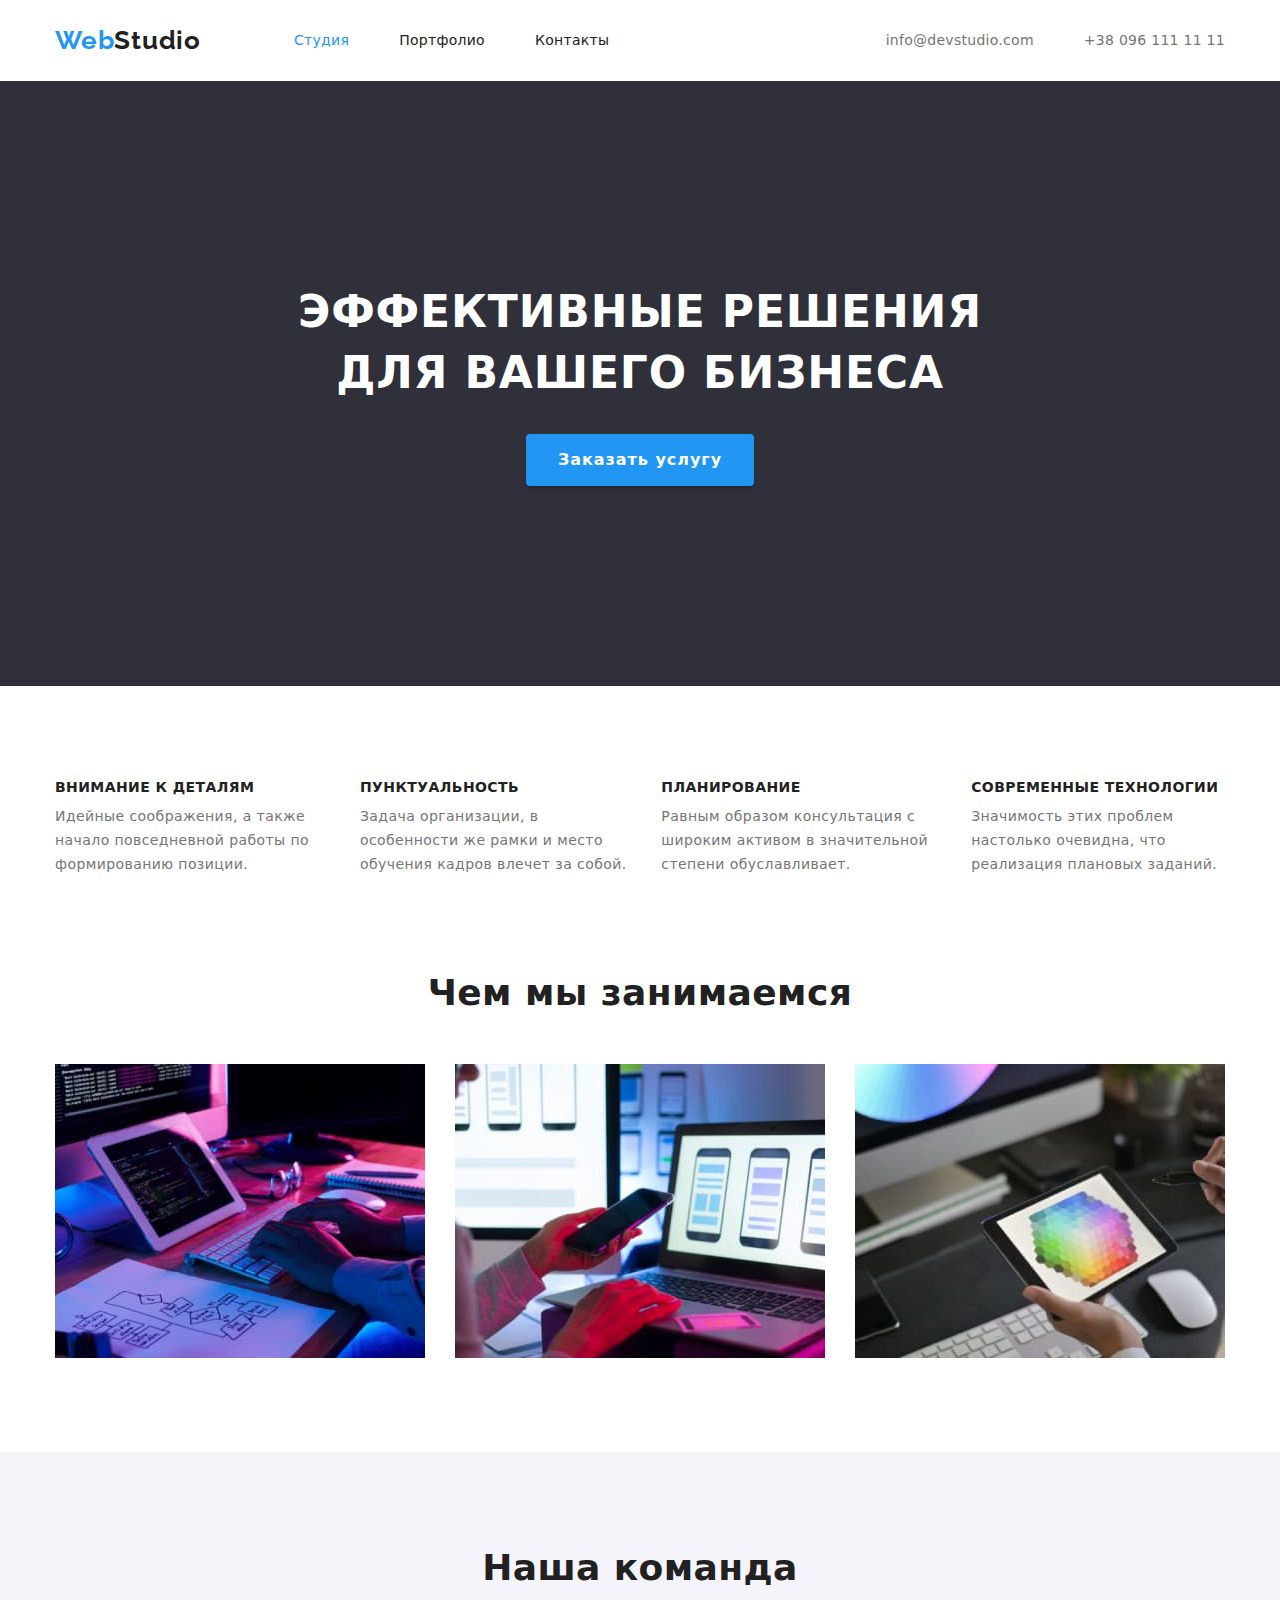
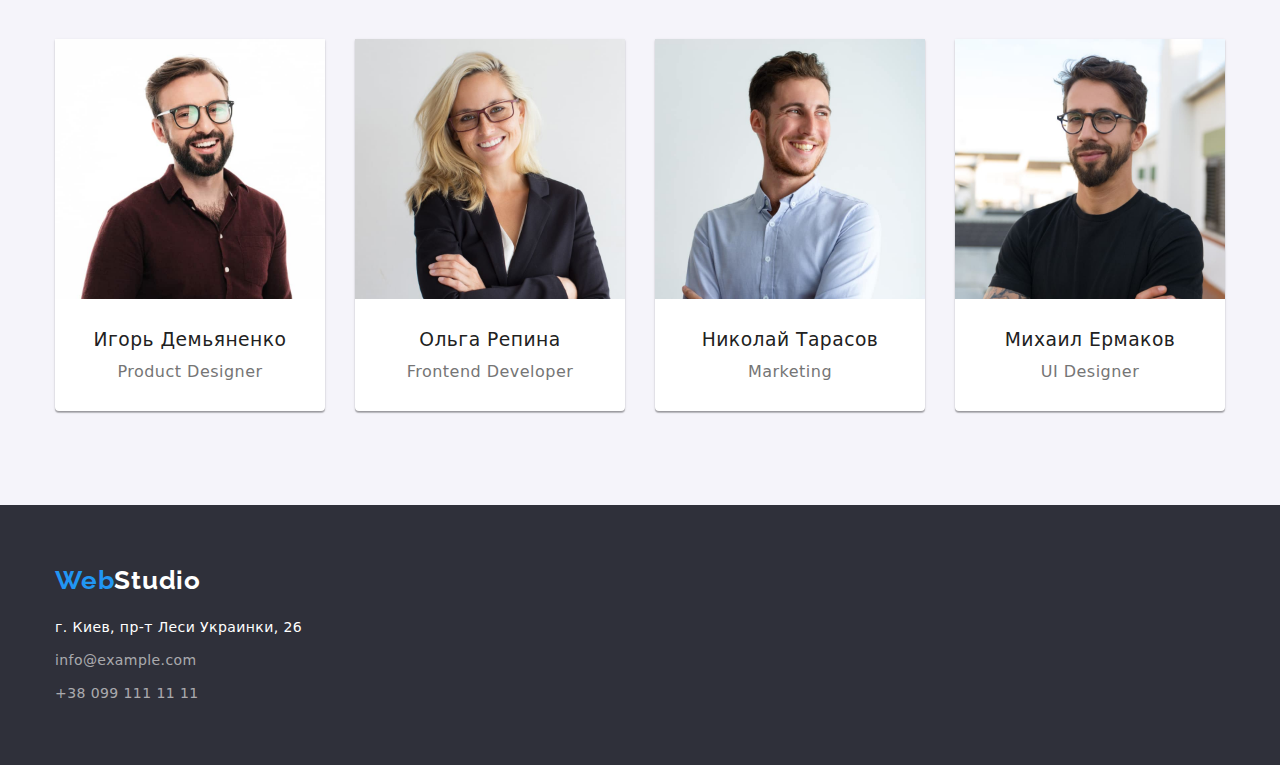
<file: index.html>
<!DOCTYPE html>
<html lang="en">

<head>
    <meta charset="UTF-8">
    <meta http-equiv="X-UA-Compatible" content="IE=edge">
    <meta name="viewport" content="width=device-width, initial-scale=1.0">
    <title>Studio</title>

    <link rel="preconnect" href="https://fonts.googleapis.com">
    <link rel="preconnect" href="https://fonts.gstatic.com" crossorigin>
    <link href="https://fonts.googleapis.com/css2?family=Raleway:wght@700&family=Roboto:wght@400;500;700&display=swap"
        rel="stylesheet">

    <link rel="stylesheet"
    href="https://cdnjs.cloudflare.com/ajax/libs/modern-normalize/1.0.0/modern-normalize.min.css"
    integrity="sha512-ISS7cAi1PEhQ8jnbJpJZMd29NlhNj4AWYyLOSp2CE/CsHxTCu+r+t0D2yoJudVrd0/8fTVPUVDzY5Tvli75u/g=="
    crossorigin="anonymous">

    <link rel="stylesheet" href="./css/modern-normalize 2.css">
    <link rel="stylesheet" href="./css/styles.css">
</head>

<body>
        <header>
            <div class="conteiner">
                <div class="header-content">
                    <a href="./index.html" class="logo-begin">Web<span class="logo-end">Studio</span></a>
                    <nav class="navigation">
                        <ul class="header-list">
                            <li class="header-item"><a href="./index.html" class="active-page">Студия</a></li>
                            <li class="header-item"><a href="./portfolio.html">Портфолио</a></li>
                            <li class="header-item"><a href="">Контакты</a></li>
                        </ul>
                    </nav>
                    <ul class="header-list header-contacts">
                        <li class="header-item"> <a href="mailto:info@devstudio.com">info@devstudio.com</a> </li>
                        <li class="header-item"> <a href="tel:+380961111111">+38 096 111 11 11</a> </li>
                    </ul>
                </div>
            </div>
        </header>
    <main>
        <section class="hero">
            <div class="conteiner">
                <h1 class="hero-title">Эффективные решения <br> для вашего бизнеса</h1>
                <button type="button" class="hero-button">Заказать услугу</button>
            </div>
        </section>
        <section class="section qualities"> 
            <div class="conteiner">
                <ul class="qualities-list">
                    <li class="qualities-item">
                        <h3 class="qualities-title">Внимание к деталям</h3>
                        <p class="qualities-description">Идейные соображения, а также начало повседневной работы по
                            формированию позиции.</p>
                    </li>

                    <li class="qualities-item">
                        <h3 class="qualities-title">Пунктуальность</h3>
                        <p class="qualities-description">Задача организации, в особенности же рамки и место обучения кадров
                            влечет за собой.</p>
                    </li>

                    <li class="qualities-item">
                        <h3 class="qualities-title">Планирование</h3>
                        <p class="qualities-description">Равным образом консультация с широким активом в значительной степени
                            обуславливает.</p>
                    </li>

                    <li class="qualities-item">
                        <h3 class="qualities-title">Современные технологии</h3>
                        <p class="qualities-description">Значимость этих проблем настолько очевидна, что реализация плановых
                            заданий.</p>
                    </li>
                </ul>
            </div>
        </section>
        <section class="section">
            <div class="conteiner">
                <h2 class="works-title">Чем мы занимаемся</h2>
                <ul class="works-list">
                    <li class="works-item"><img src="./images/studio/project1.jpg" alt="WorkType" width="370"></li>
                    <li class="works-item"><img src="./images/studio/project2.jpg" alt="WorkType" width="370"></li>
                    <li class="works-item"><img src="./images/studio/project3.jpg" alt="WorkType" width="370"></li>
                </ul>
            </div>
        </section>
        <section class="section team">
            <div class="conteiner">
                <h2 class="team-title">Наша команда</h2>
                <ul class="team-list">
                    <li class="team-item">
                        <img src="./images/studio/igor.jpg" alt="Worker" >
                        <div class="team-desription">    
                            <h3>Игорь Демьяненко</h3>
                            <p>Product Designer</p>
                        </div>
                    </li>
                    <li class="team-item">
                        <img src="./images/studio/OlgaR.jpg" alt="Worker">
                        <div class="team-desription">    
                            <h3>Ольга Репина</h3>
                            <p>Frontend Developer</p>
                        </div>
                    </li>
                    <li class="team-item">
                        <img src="./images/studio/NicolayT.jpg" alt="Worker">
                        <div class="team-desription">    
                            <h3>Николай Тарасов</h3>
                            <p>Marketing</p>
                        </div>
                    </li>
                    <li class="team-item">
                        <img src="./images/studio/MihailE.jpg" alt="Worker">
                        <div class="team-desription">    
                            <h3>Михаил Ермаков</h3>
                            <p>UI Designer</p>
                        </div>
                    </li>
                </ul>
            </div>
        </section>
    </main>
    <footer class="footer">
        <div class="conteiner bottom">
            <a href="./index.html" class="logo-begin">Web<span class="logo-end-footer">Studio</span></a>
            <address class="address">
            <ul>
                <li><a href="https://goo.gl/maps/HEohECTBFWKMRiFx7" target="_blank" class="location">г. Киев, пр-т Леси
                        Украинки, 26</a></li>
                <li><a href="mailto:info@devstudio.com" class="footer-contacts">info@example.com</a></li>
                <li><a href="tel:+380961111111" class="footer-contacts">+38 099 111 11 11</a></li>
            </ul>
            </address>
        </div>
    </footer>
</body>

</html>
</file>
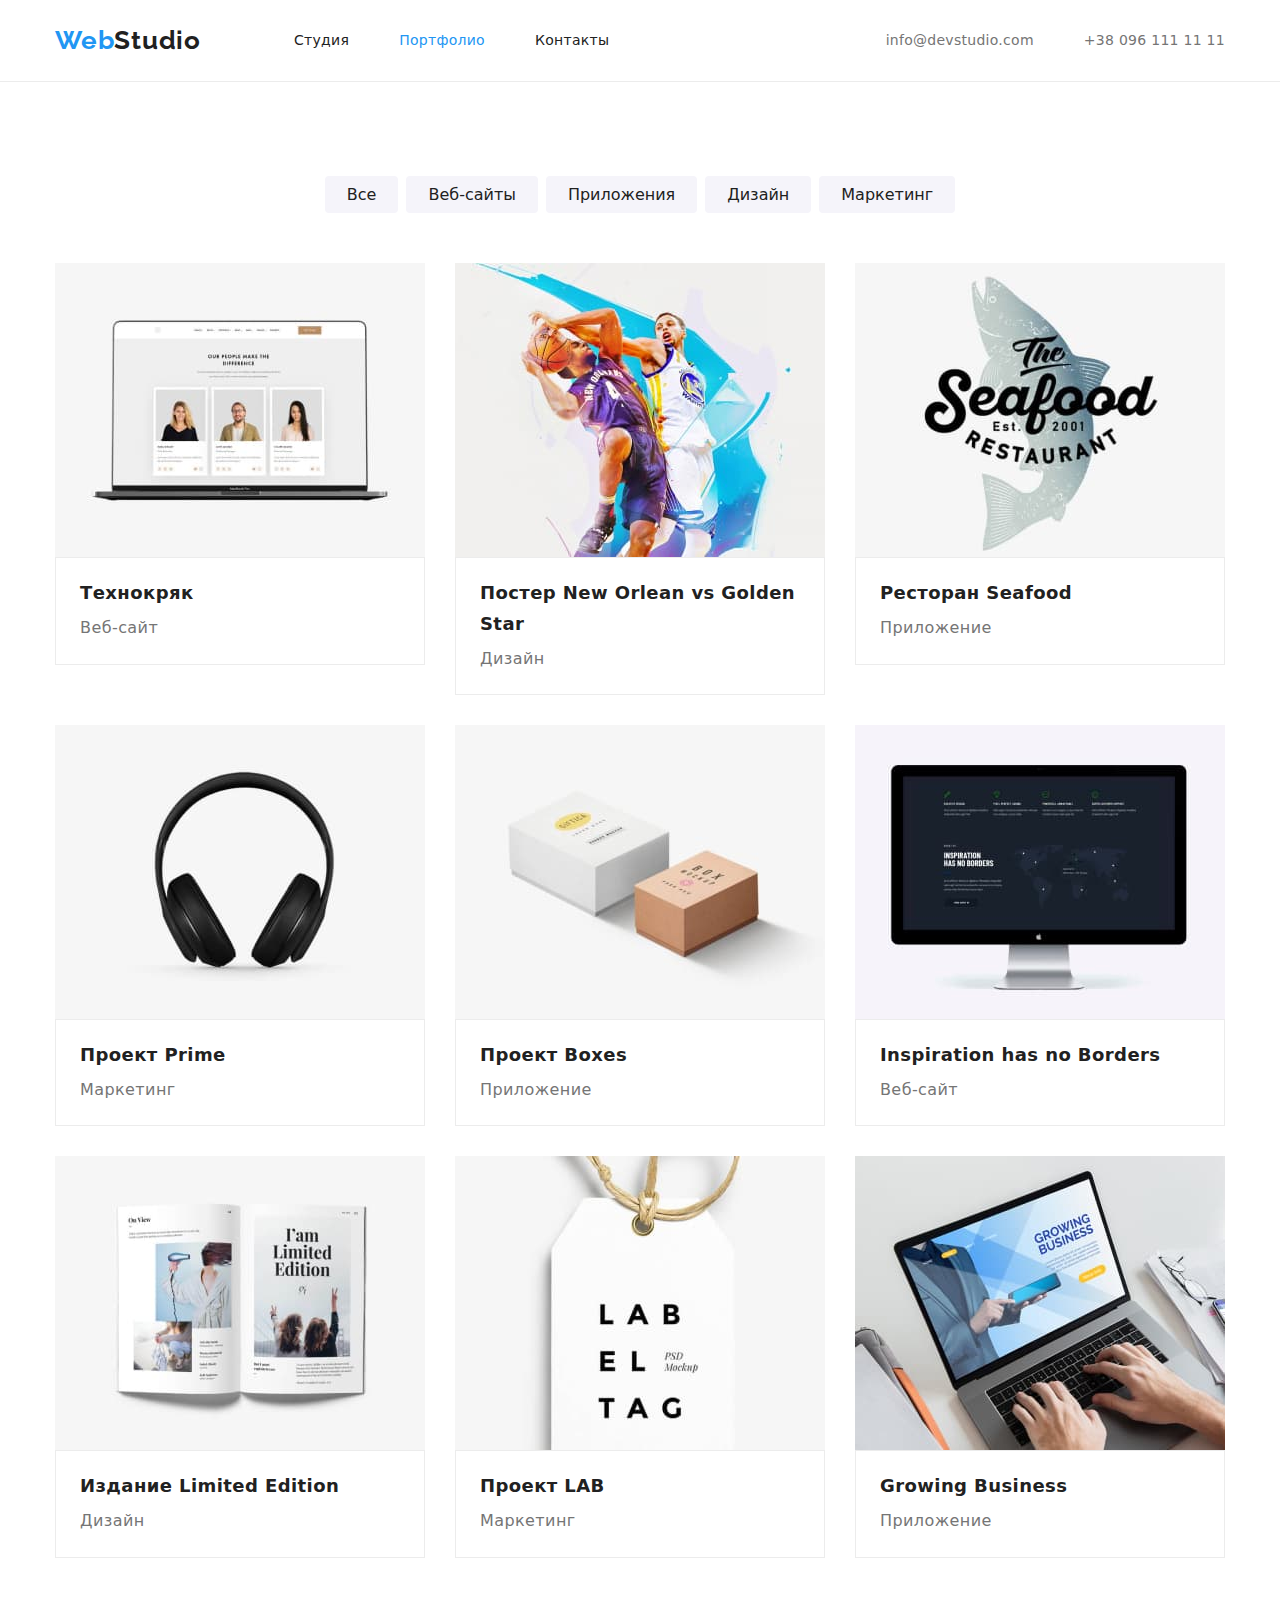
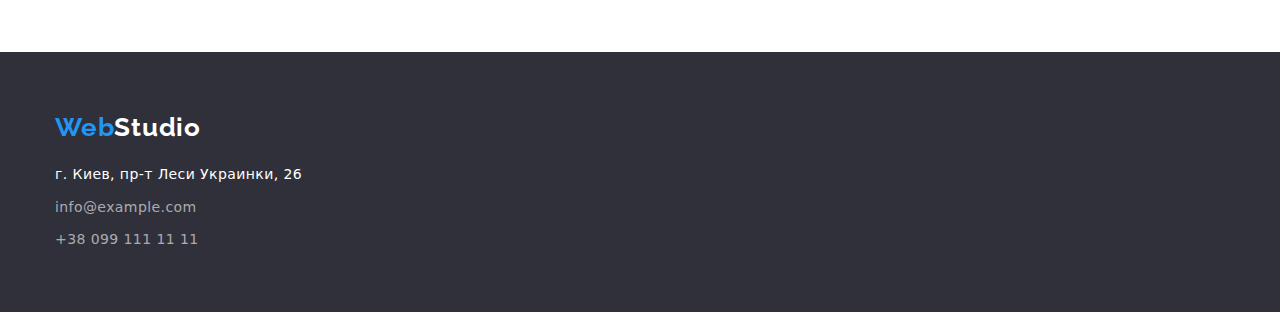
<file: portfolio.html>
<!DOCTYPE html>
<html lang="en">
<head>
    <meta charset="UTF-8">
    <meta http-equiv="X-UA-Compatible" content="IE=edge">
    <meta name="viewport" content="width=device-width, initial-scale=1.0">
    <title>Portfolio</title>

    <link rel="preconnect" href="https://fonts.googleapis.com">
    <link rel="preconnect" href="https://fonts.gstatic.com" crossorigin>
    <link href="https://fonts.googleapis.com/css2?family=Raleway:wght@700&family=Roboto:wght@400;500;700&display=swap"
    rel="stylesheet">

    <link rel="stylesheet" href="./css/modern-normalize 2.css">
    <link rel="stylesheet" href="./css/styles.css">
</head>

<body>
        <header class="portfolio-header">
            <div class="conteiner">
                <div class="header-content">
                    <a href="./index.html" class="logo-begin">Web<span class="logo-end">Studio</span></a>
                    <nav class="navigation">
                        <ul class="header-list">
                            <li class="header-item"><a href="./index.html">Студия</a></li>
                            <li class="header-item"><a href="./portfolio.html" class="active-page">Портфолио</a></li>
                            <li class="header-item"><a href="">Контакты</a></li>
                        </ul>
                    </nav>
                    <ul class="header-list header-contacts">
                        <li class="header-item"> <a href="mailto:info@devstudio.com">info@devstudio.com</a> </li>
                        <li class="header-item"> <a href="tel:+380961111111">+38 096 111 11 11</a> </li>
                    </ul>
                </div>
            </div>
        </header>
        <main>
            <section class="section">
                <div class="conteiner">
                    <h1 class="visually-hidden">Наши работы</h1>
                    <ul class="filter-list">
                        <li class="filter-item">
                            <button type="button" class="filter-btn"> Все </button>
                        </li>
                        <li class="filter-item">
                            <button type="button" class="filter-btn"> Веб-сайты </button>
                        </li>
                        <li class="filter-item">
                            <button type="button" class="filter-btn"> Приложения </button>
                        </li>
                        <li class="filter-item">
                            <button type="button" class="filter-btn"> Дизайн </button>
                        </li>
                        <li class="filter-item">
                            <button type="button" class="filter-btn"> Маркетинг </button>
                        </li>
                    </ul>
                    <ul class="portfolio-net">
                        <li class="portfolio-net-item">
                            <img src="./images/portfolio/tehnokryak.jpg" alt="tehnokryak">
                            <div class="item-content">
                                <h2>Технокряк</h2>
                                <p>Веб-сайт</p>
                            </div>
                        </li>
                        
                        <li class="portfolio-net-item">
                            <img src="./images/portfolio/Poster.jpg" alt="poster">
                            <div class="item-content">
                                <h2>Постер New Orlean vs Golden Star</h2>
                                <p>Дизайн</p>
                            </div>
                        </li>

                        <li class="portfolio-net-item">
                            <img src="./images/portfolio/seafood.jpg" alt="seafood">
                            <div class="item-content">
                                <h2>Ресторан Seafood</h2>
                                <p>Приложение</p>
                            </div>
                        </li>

                        <li class="portfolio-net-item">
                            <img src="./images/portfolio/prime.jpg" alt="prime">
                            <div class="item-content">
                                <h2>Проект Prime</h2>
                                <p>Маркетинг</p>
                            </div>
                        </li>

                        <li class="portfolio-net-item">
                            <img src="./images/portfolio/boxes.jpg" alt="boxes">
                            <div class="item-content">
                                <h2>Проект Boxes</h2>
                                <p>Приложение</p>
                            </div>
                        </li>

                        <li class="portfolio-net-item">
                            <img src="./images/portfolio/inspiration.jpg" alt="inspiration">
                            <div class="item-content">
                                <h2>Inspiration has no Borders</h2>
                                <p>Веб-сайт</p>
                            </div>
                        </li>

                        <li class="portfolio-net-item">
                            <img src="./images/portfolio/limited_edition.jpg" alt="limited_edition">
                            <div class="item-content">
                                <h2>Издание Limited Edition</h2>
                                <p>Дизайн</p>
                            </div>
                        </li>
                        
                        <li class="portfolio-net-item">
                            <img src="./images/portfolio/lab.jpg" alt="lab">
                            <div class="item-content">
                                <h2>Проект LAB</h2>
                                <p>Маркетинг</p>
                            </div>
                        </li>
                        
                        <li class="portfolio-net-item">
                            <img src="./images/portfolio/business.jpg" alt="business">
                            <div class="item-content">
                                <h2>Growing Business</h2>
                                <p>Приложение</p>
                            </div>
                        </li>
                    </ul>
                </div>
            </section>
        </main>
    <footer class="footer">
        <div class="conteiner bottom">
            <a href="./index.html" class="logo-begin">Web<span class="logo-end-footer">Studio</span></a>
            <address class="address">
                <ul>
                    <li><a href="https://goo.gl/maps/HEohECTBFWKMRiFx7" target="_blank" class="location">г. Киев, пр-т Леси
                            Украинки, 26</a></li>
                    <li><a href="mailto:info@devstudio.com" class="footer-contacts">info@example.com</a></li>
                    <li><a href="tel:+380961111111" class="footer-contacts">+38 099 111 11 11</a></li>
                </ul>
            </address>
        </div>
    </footer>
</body>
</html>
</file>
<file: css/styles.css>
:root {
  --primeri-text-color: #757575;
  --title-text-color: #212121;
  --accent-color: #2196f3;
  --main-bcg-color: #ffffff;
  --team-bcg-color: #f5f4fa;
  --footer-bcg-color: #2f303a;
  --footer-contacts-color: rgba(255, 255, 255, 0.6);
  --portfolio-border: #ececec;
}

html {
  color: var(--primeri-text-color);
  background-color: var(--main-bcg-color);
  font-family: Roboto;
  font-size: 14px;
  line-height: 1.7;
  letter-spacing: 0.03em;
}

ul {
  list-style-type: none;
  margin: 0;
  padding: 0;
}

a {
  font-style: normal;
  text-decoration: none;
  color: var(--title-text-color);
}

button {
  display: inline;

  border: none;
  cursor: pointer;
}

h1,
h2,
h3,
h4,
h5,
h6,
p {
  margin: 0;
}

img {
  display: block;
  max-width: 100%;
  height: auto;
}

.conteiner {
  width: 1200px;
  padding-right: 15px;
  padding-left: 15px;
  margin-left: auto;
  margin-right: auto;
}

/* -----------------Header -----------------*/

.header-content {
  display: flex;
  align-items: center;
}

.logo-begin {
  color: var(--accent-color);
  font-family: Raleway;
  font-weight: 700;
  font-size: 26px;
  line-height: 1.2;
  letter-spacing: 0.03em;
}

.logo-end {
  color: var(--title-text-color);
}

.active-page {
  color: var(--accent-color);
}

.navigation {
  margin-left: 93px;
}

.header-list {
  display: flex;
}

.header-item + .header-item {
  margin-left: 50px;
}

.header-list.header-contacts {
  margin-left: auto;
}

.header-item {
  font-weight: 500;
  font-size: 14px;
  line-height: 1.2;
  letter-spacing: 0.02em;
}

.header-item a {
  display: flex;
  padding-top: 32px;
  padding-bottom: 32px;
}

.header-item a:hover,
.header-item a:focus {
  color: var(--accent-color);
}

.header-contacts a {
  font-weight: 500;
  font-size: 14px;
  line-height: 1.2;
  letter-spacing: 0.02em;
  color: var(--primeri-text-color);
}

/* --------------------Main (Studio)-------------------- */

.section {
  padding-top: 94px;
  padding-bottom: 94px;
}

.section.qualities {
  padding-bottom: 0;
}

.hero {
  padding-top: 200px;
  padding-bottom: 200px;

  background-color: var(--footer-bcg-color);
  color: var(--main-bcg-color);
  text-align: center;
  letter-spacing: 0.06em;
}

.hero-title {
  margin-bottom: 30px;

  font-weight: 900;
  font-size: 44px;
  line-height: 1.4;
  text-transform: uppercase;
}

.hero-button {
  padding: 10px 32px;

  background: var(--accent-color);
  box-shadow: 0px 4px 4px rgba(0, 0, 0, 0.15);
  border-radius: 4px;
  font-weight: 700;
  font-size: 16px;
  line-height: 2;
  align-items: center;
  text-align: center;
  letter-spacing: 0.06em;
  color: #ffffff;
}

/* --------------------qualities-------------------- */

.qualities-list {
  display: flex;
}
.qualities-item {
  margin-right: 30px;
}
.qualities-item:last-child {
  margin-right: 0;
}

.qualities-title {
  margin-bottom: 10px;

  font-weight: 700;
  font-size: 14px;
  line-height: 1.1;
  letter-spacing: 0.03em;
  text-transform: uppercase;
  color: var(--title-text-color);
}

.works-title,
.team-title {
  margin-bottom: 50px;

  font-weight: 700;
  font-size: 36px;
  line-height: 1.2;
  color: var(--title-text-color);
  text-align: center;
}
.works-list {
  display: flex;
}

.works-item {
  margin-right: 30px;
}
.works-item:last-child {
  margin-right: 0;
}

.team {
  background-color: var(--team-bcg-color);
  padding-bottom: 94px;
}
.team-list {
  display: flex;
}
.team-item {
  margin-right: 30px;

  font-size: 16px;
  line-height: 1.2;
  text-align: center;
  letter-spacing: 0.03em;

  background-color: var(--main-bcg-color);
  box-shadow: 0px 1px 3px rgba(0, 0, 0, 0.12), 0px 1px 1px rgba(0, 0, 0, 0.14),
    0px 2px 1px rgba(0, 0, 0, 0.2);
  border-radius: 0px 0px 4px 4px;
}

.team-item:last-child {
  margin-right: 0;
}

.team-desription {
  padding: 30px 0px;
}

.team-desription h3 {
  margin-bottom: 10px;
  font-weight: 500;
  color: var(--title-text-color);
}

/* --------------------Footer-------------------- */

.footer {
  padding-top: 60px;
  padding-bottom: 60px;

  background-color: var(--footer-bcg-color);
}
.conteiner.bottom > a {
  display: inline-block;
  margin-bottom: 20px;
}
.logo-end-footer {
  color: var(--main-bcg-color);
}
.address li {
  display: block;
  margin-bottom: 9px;
}
.address li:last-child {
  margin-bottom: 0;
}
.footer-contacts {
  color: var(--footer-contacts-color);
}
.location {
  color: var(--main-bcg-color);
}

/*----------------- Main (Portfolio) -----------------*/

.portfolio-header {
  border-bottom: 1px solid var(--portfolio-border);
}

.portfolio-info {
  margin-top: 94px;
}

.visually-hidden {
  position: absolute;
  white-space: nowrap;
  width: 1px;
  height: 1px;
  overflow: hidden;
  border: 0;
  padding: 0;
  clip: rect(0 0 0 0);
  clip-path: inset(50%);
  margin: -1px;
}
.filter-list {
  display: flex;
  justify-content: center;
  margin-bottom: 50px;
}
.filter-item:not(:last-child) {
  margin-right: 8px;
}
.filter-btn {
  padding: 6px 22px;

  background: var(--team-bcg-color);
  border-radius: 4px;
  font-weight: 500;
  font-size: 16px;
  line-height: 1.6;
  text-align: center;
  color: var(--title-text-color);
}
.filter-btn:hover {
  box-shadow: 0px 3px 1px rgba(0, 0, 0, 0.1), 0px 1px 2px rgba(0, 0, 0, 0.08),
    0px 2px 2px rgba(0, 0, 0, 0.12);
  border-radius: 4px;
  background-color: var(--accent-color);
  color: var(--main-bcg-color);
}
.portfolio-info {
  margin-bottom: 94px;
}
.portfolio-net {
  display: flex;
  flex-wrap: wrap;
}
.portfolio-net-item {
  width: calc((100% - (30px * 2)) / 3);
  margin-right: 30px;
  margin-bottom: 30px;
}

.portfolio-net-item:nth-child(3n) {
  margin-right: 0;
}

.portfolio-net-item:nth-last-child(-n + 3) {
  margin-bottom: 0;
}

.item-content {
  padding: 20px 24px;

  border: 1px solid var(--portfolio-border);
}

.item-content h2 {
  margin-bottom: 4px;

  font-weight: 700;
  font-size: 18px;
  line-height: 1.71;
  letter-spacing: 0.06;
  color: var(--title-text-color);
}

.item-content p {
  font-size: 16px;
  line-height: 1.9;
  color: var(--primeri-text-color);
}
</file>
<file: css/modern-normalize 2.css>
/*! modern-normalize v1.1.0 | MIT License | https://github.com/sindresorhus/modern-normalize */

/*
Document
========
*/

/**
Use a better box model (opinionated).
*/

*,
::before,
::after {
	box-sizing: border-box;
}

/**
1. Correct the line height in all browsers.
2. Prevent adjustments of font size after orientation changes in iOS.
3. Use a more readable tab size (opinionated).
*/

html {
	line-height: 1.15; /* 1 */
	-webkit-text-size-adjust: 100%; /* 2 */
	-moz-tab-size: 4; /* 3 */
	tab-size: 4; /* 3 */
}

/*
Sections
========
*/

/**
1. Remove the margin in all browsers.
2. Improve consistency of default fonts in all browsers. (https://github.com/sindresorhus/modern-normalize/issues/3)
*/

body {
	margin: 0; /* 1 */
	font-family:
		system-ui,
		-apple-system, /* Firefox supports this but not yet `system-ui` */
		'Segoe UI',
		Roboto,
		Helvetica,
		Arial,
		sans-serif,
		'Apple Color Emoji',
		'Segoe UI Emoji'; /* 2 */
}

/*
Grouping content
================
*/

/**
1. Add the correct height in Firefox.
2. Correct the inheritance of border color in Firefox. (https://bugzilla.mozilla.org/show_bug.cgi?id=190655)
*/

hr {
	height: 0; /* 1 */
	color: inherit; /* 2 */
}

/*
Text-level semantics
====================
*/

/**
Add the correct text decoration in Chrome, Edge, and Safari.
*/

abbr[title] {
	text-decoration: underline dotted;
}

/**
Add the correct font weight in Edge and Safari.
*/

b,
strong {
	font-weight: bolder;
}

/**
1. Improve consistency of default fonts in all browsers. (https://github.com/sindresorhus/modern-normalize/issues/3)
2. Correct the odd 'em' font sizing in all browsers.
*/

code,
kbd,
samp,
pre {
	font-family:
		ui-monospace,
		SFMono-Regular,
		Consolas,
		'Liberation Mono',
		Menlo,
		monospace; /* 1 */
	font-size: 1em; /* 2 */
}

/**
Add the correct font size in all browsers.
*/

small {
	font-size: 80%;
}

/**
Prevent 'sub' and 'sup' elements from affecting the line height in all browsers.
*/

sub,
sup {
	font-size: 75%;
	line-height: 0;
	position: relative;
	vertical-align: baseline;
}

sub {
	bottom: -0.25em;
}

sup {
	top: -0.5em;
}

/*
Tabular data
============
*/

/**
1. Remove text indentation from table contents in Chrome and Safari. (https://bugs.chromium.org/p/chromium/issues/detail?id=999088, https://bugs.webkit.org/show_bug.cgi?id=201297)
2. Correct table border color inheritance in all Chrome and Safari. (https://bugs.chromium.org/p/chromium/issues/detail?id=935729, https://bugs.webkit.org/show_bug.cgi?id=195016)
*/

table {
	text-indent: 0; /* 1 */
	border-color: inherit; /* 2 */
}

/*
Forms
=====
*/

/**
1. Change the font styles in all browsers.
2. Remove the margin in Firefox and Safari.
*/

button,
input,
optgroup,
select,
textarea {
	font-family: inherit; /* 1 */
	font-size: 100%; /* 1 */
	line-height: 1.15; /* 1 */
	margin: 0; /* 2 */
}

/**
Remove the inheritance of text transform in Edge and Firefox.
*/

button,
select {
	text-transform: none;
}

/**
Correct the inability to style clickable types in iOS and Safari.
*/

button,
[type='button'],
[type='reset'],
[type='submit'] {
	-webkit-appearance: button;
}

/**
Remove the inner border and padding in Firefox.
*/

::-moz-focus-inner {
	border-style: none;
	padding: 0;
}

/**
Restore the focus styles unset by the previous rule.
*/

:-moz-focusring {
	outline: 1px dotted ButtonText;
}

/**
Remove the additional ':invalid' styles in Firefox.
See: https://github.com/mozilla/gecko-dev/blob/2f9eacd9d3d995c937b4251a5557d95d494c9be1/layout/style/res/forms.css#L728-L737
*/

:-moz-ui-invalid {
	box-shadow: none;
}

/**
Remove the padding so developers are not caught out when they zero out 'fieldset' elements in all browsers.
*/

legend {
	padding: 0;
}

/**
Add the correct vertical alignment in Chrome and Firefox.
*/

progress {
	vertical-align: baseline;
}

/**
Correct the cursor style of increment and decrement buttons in Safari.
*/

::-webkit-inner-spin-button,
::-webkit-outer-spin-button {
	height: auto;
}

/**
1. Correct the odd appearance in Chrome and Safari.
2. Correct the outline style in Safari.
*/

[type='search'] {
	-webkit-appearance: textfield; /* 1 */
	outline-offset: -2px; /* 2 */
}

/**
Remove the inner padding in Chrome and Safari on macOS.
*/

::-webkit-search-decoration {
	-webkit-appearance: none;
}

/**
1. Correct the inability to style clickable types in iOS and Safari.
2. Change font properties to 'inherit' in Safari.
*/

::-webkit-file-upload-button {
	-webkit-appearance: button; /* 1 */
	font: inherit; /* 2 */
}

/*
Interactive
===========
*/

/*
Add the correct display in Chrome and Safari.
*/

summary {
	display: list-item;
}
</file>
